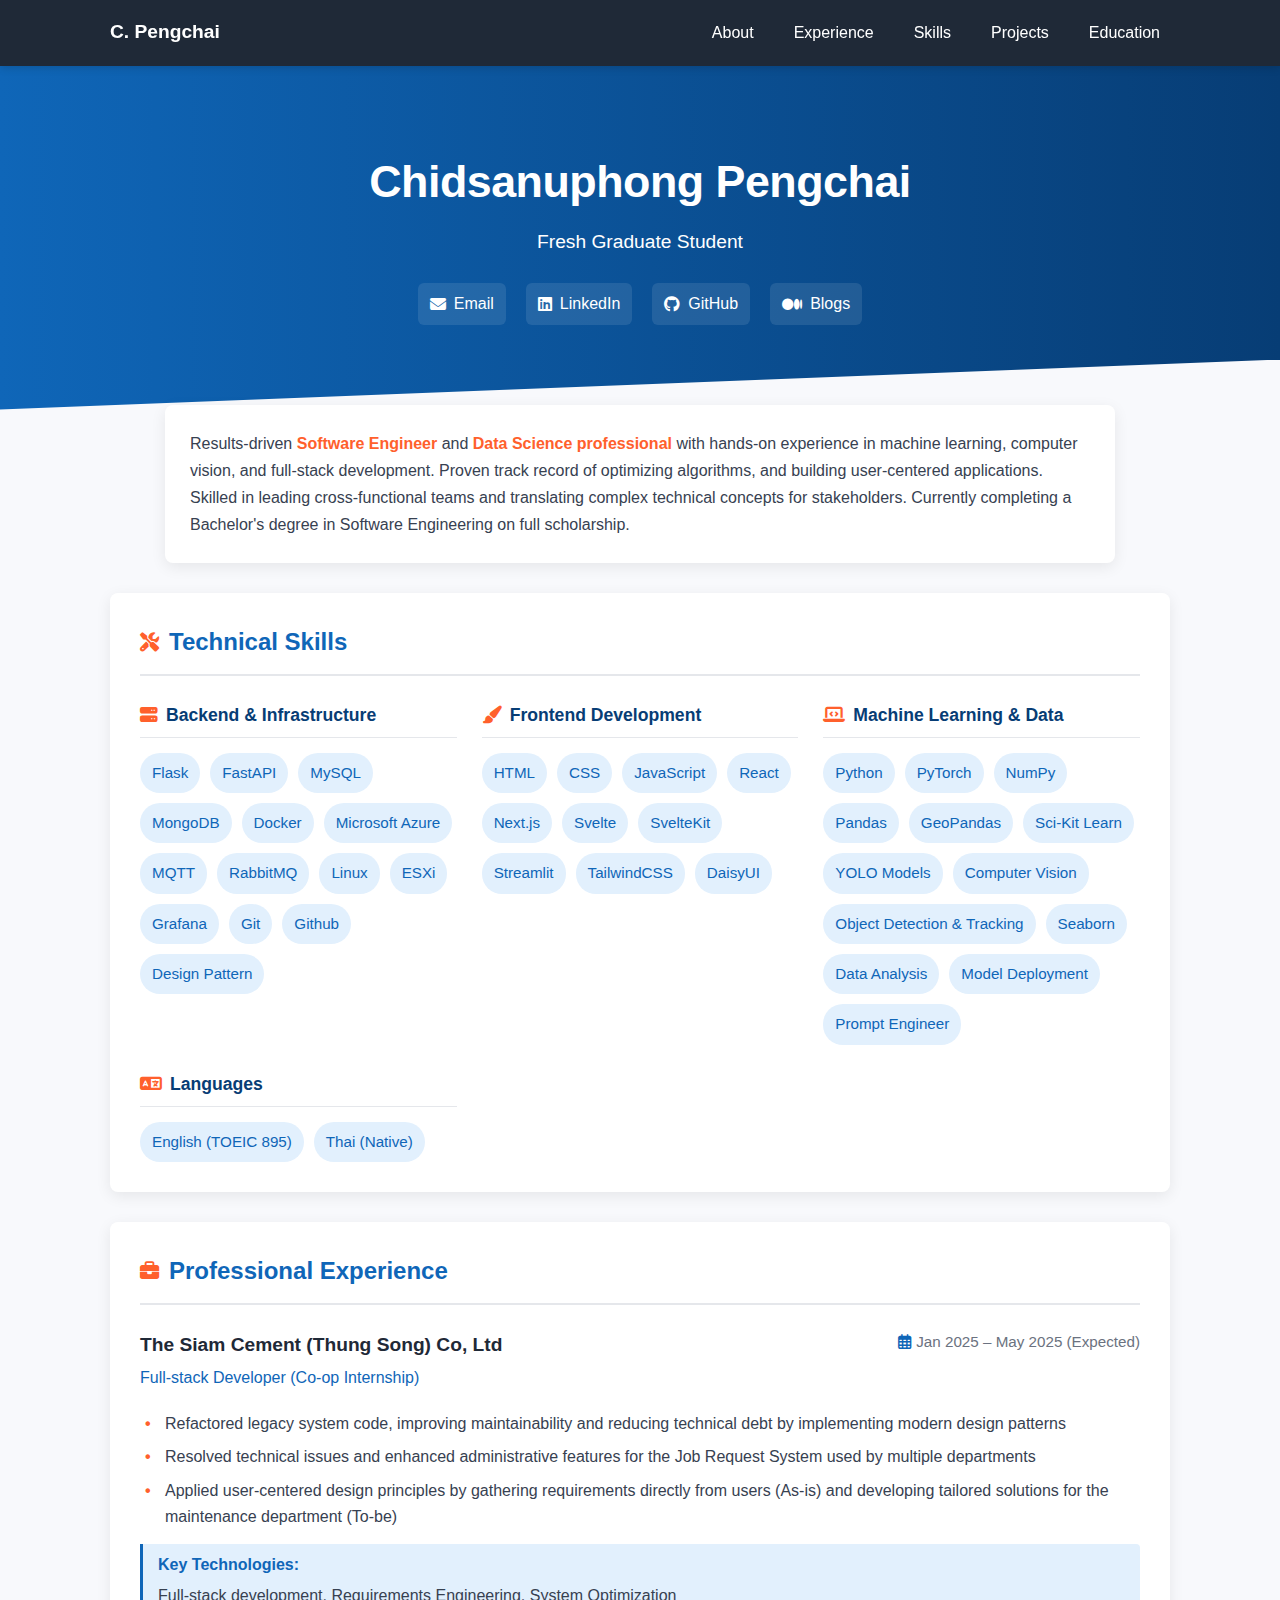
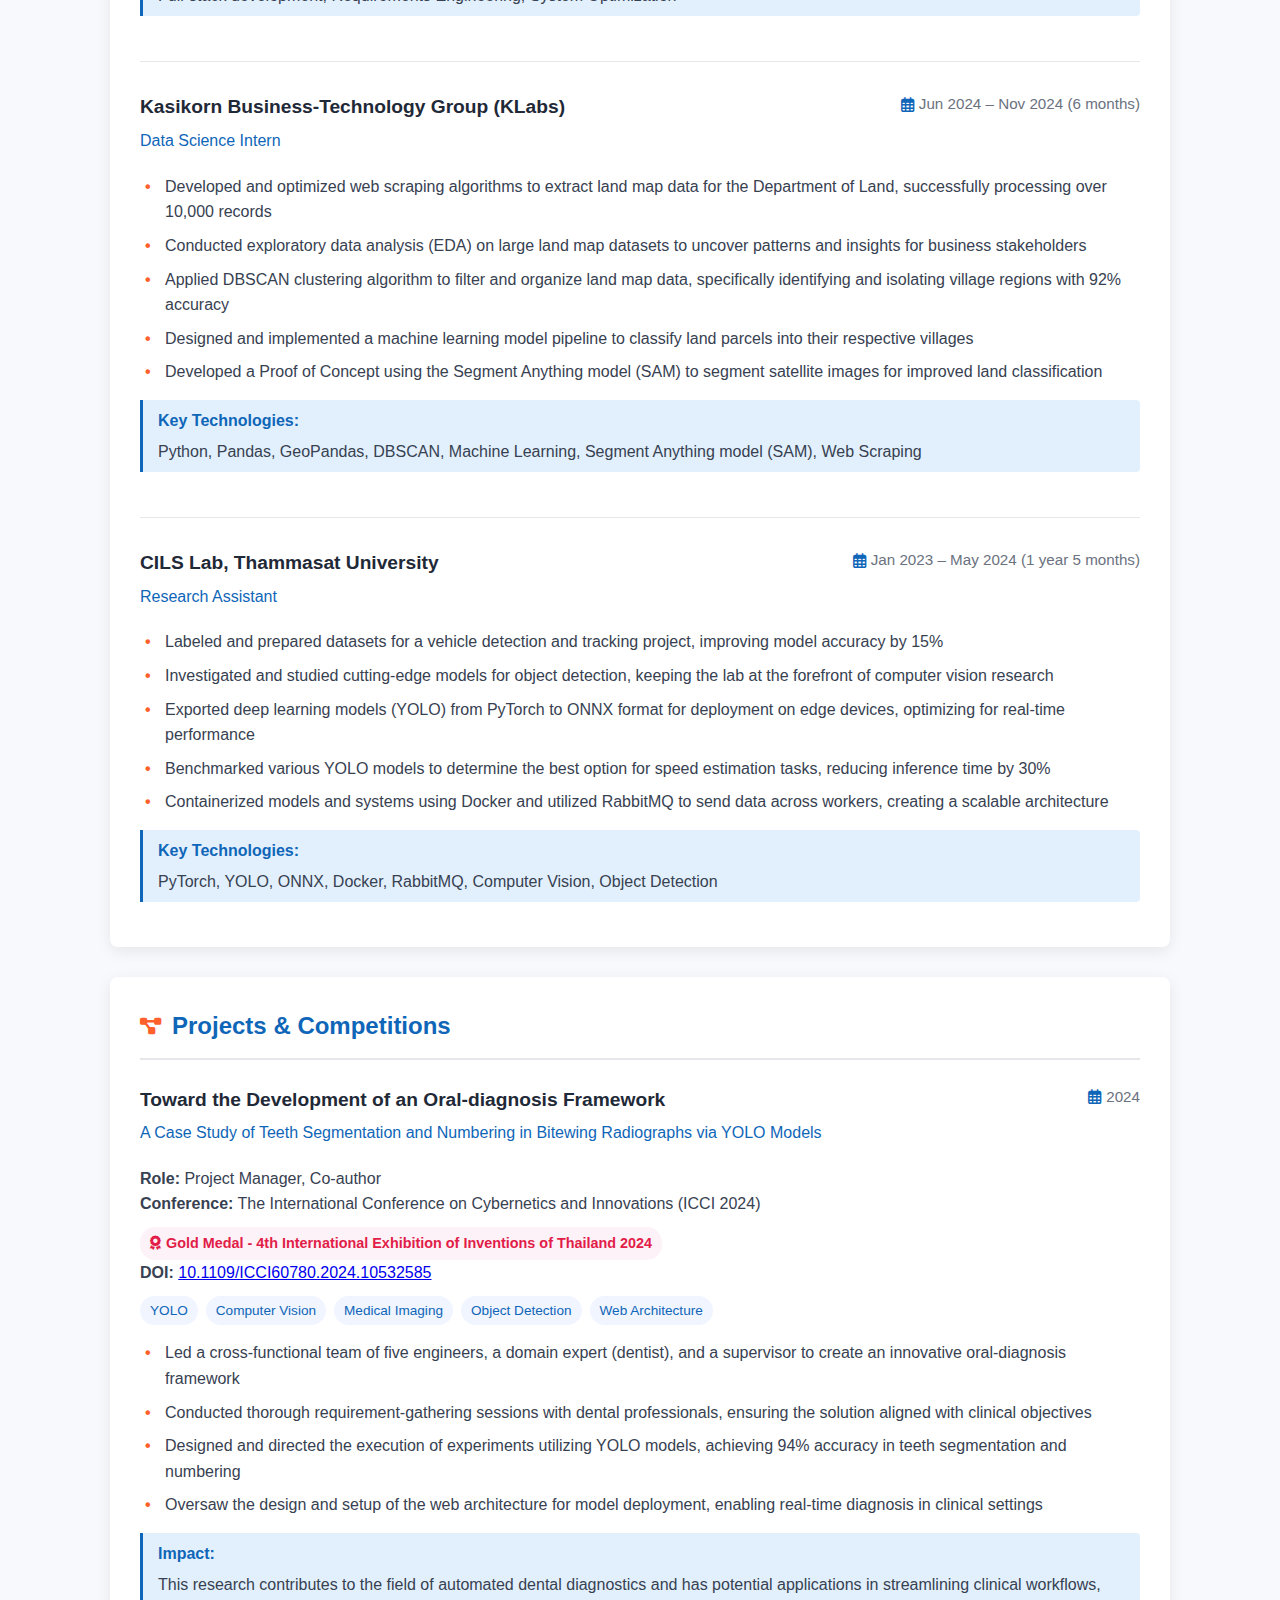
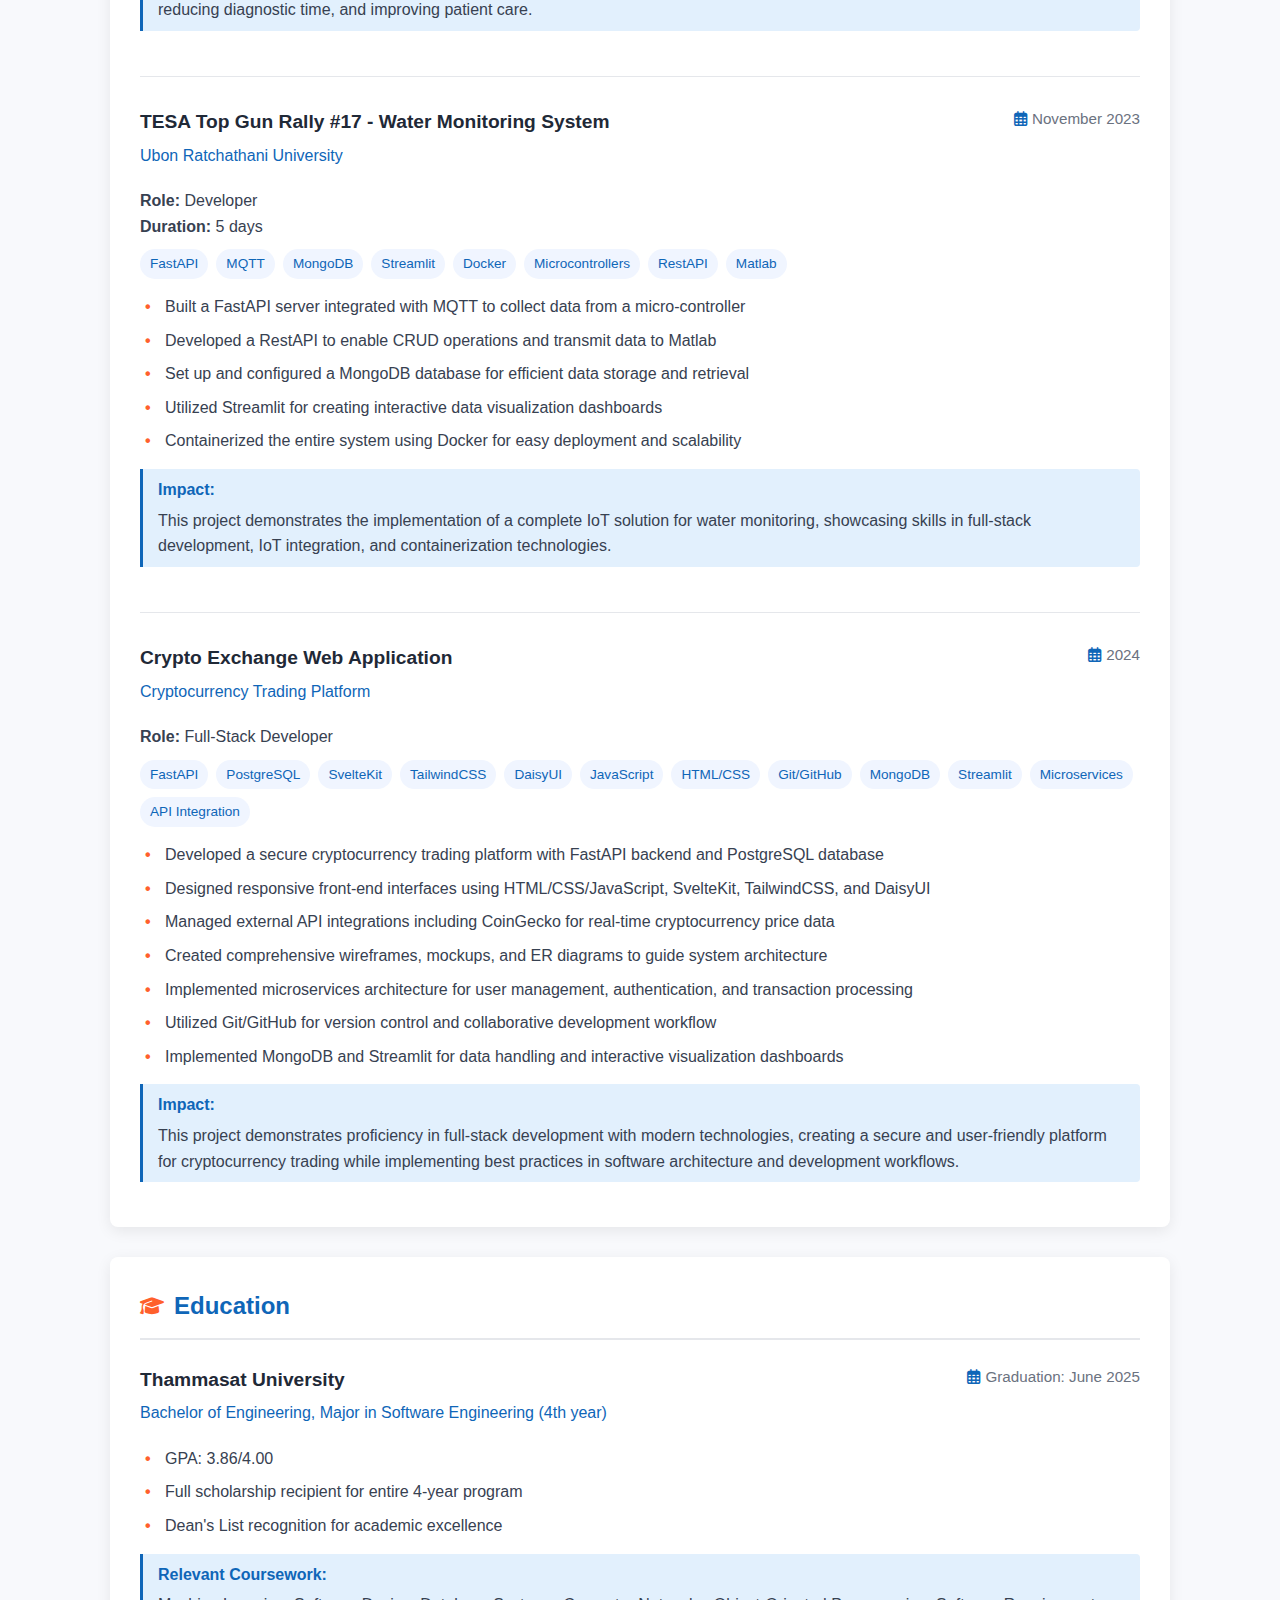
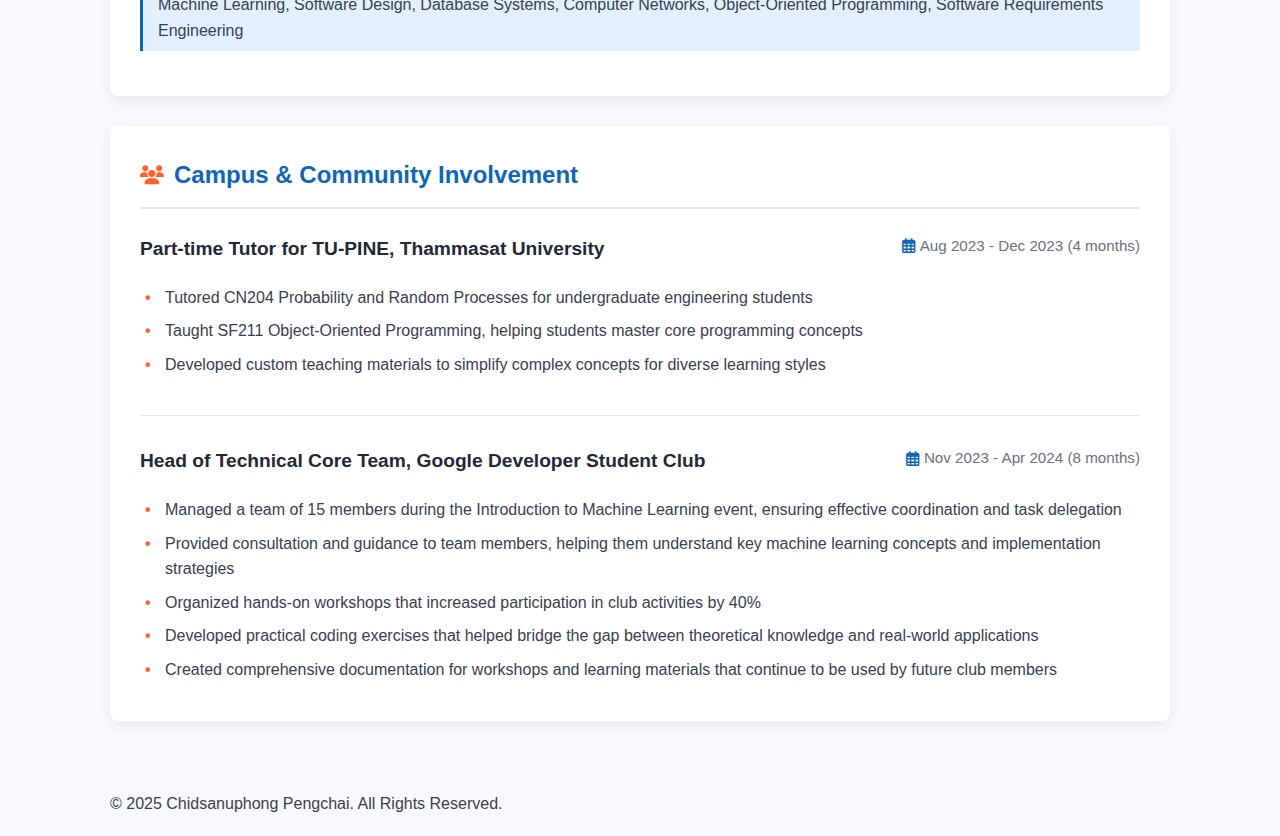
<file: index.html>
<!DOCTYPE html>
<html lang="en">
    <head>
        <meta charset="UTF-8" />
        <meta name="viewport" content="width=device-width, initial-scale=1.0" />
        <meta
            name="description"
            content="Chidsanuphong Pengchai - Software Engineer and Data Science professional with experience in machine learning, computer vision, and full-stack development"
        />
        <meta
            name="keywords"
            content="Software Engineer, Data Science, Machine Learning, YOLO, Python, Thailand, Thammasat University"
        />
        <title>
            Chidsanuphong Pengchai | Software Engineer & Data Scientist
        </title>
        <link
            href="https://cdnjs.cloudflare.com/ajax/libs/font-awesome/6.4.0/css/all.min.css"
            rel="stylesheet"
        />
        <style>
            :root {
                --primary-color: #0f66b8;
                --secondary-color: #073d75;
                --accent-color: #ff602c;
                --light-color: #f8f9fc;
                --dark-color: #1f2937;
                --text-color: #374151;
                --border-color: #e5e7eb;
                --highlight-bg: #e2f0fd;
            }

            * {
                margin: 0;
                padding: 0;
                box-sizing: border-box;
                font-family: "Segoe UI", Tahoma, Geneva, Verdana, sans-serif;
            }

            body {
                background-color: var(--light-color);
                color: var(--text-color);
                line-height: 1.6;
            }

            .container {
                max-width: 1100px;
                margin: 0 auto;
                padding: 20px;
            }

            /* Navigation */
            nav {
                background-color: var(--dark-color);
                position: sticky;
                top: 0;
                z-index: 100;
                box-shadow: 0 2px 8px rgba(0, 0, 0, 0.15);
            }

            .nav-container {
                display: flex;
                justify-content: space-between;
                align-items: center;
                padding: 15px 20px;
                max-width: 1100px;
                margin: 0 auto;
            }

            .nav-links {
                display: flex;
                gap: 20px;
            }

            .nav-links a {
                color: white;
                text-decoration: none;
                font-weight: 500;
                padding: 5px 10px;
                border-radius: 4px;
                transition: background-color 0.3s;
            }

            .nav-links a:hover {
                background-color: rgba(255, 255, 255, 0.1);
            }

            .nav-name {
                color: white;
                font-weight: bold;
                font-size: 1.2rem;
            }

            /* Header */
            header {
                background: linear-gradient(
                    to right,
                    var(--primary-color),
                    var(--secondary-color)
                );
                color: white;
                padding: 60px 0 40px;
                text-align: center;
                position: relative;
            }

            header::after {
                content: "";
                position: absolute;
                bottom: 0;
                left: 0;
                right: 0;
                height: 50px;
                background: linear-gradient(
                    to right bottom,
                    transparent 49%,
                    var(--light-color) 50%
                );
            }

            .profile-info {
                margin-bottom: 25px;
            }

            .profile-info h1 {
                font-size: 2.8rem;
                margin-bottom: 10px;
                letter-spacing: -0.5px;
            }

            .profile-tagline {
                font-size: 1.2rem;
                margin-bottom: 20px;
                font-weight: 300;
            }

            .contact-links {
                display: flex;
                justify-content: center;
                flex-wrap: wrap;
                gap: 20px;
                margin-top: 25px;
            }

            .contact-links a {
                color: white;
                text-decoration: none;
                display: flex;
                align-items: center;
                gap: 8px;
                transition: all 0.3s;
                background-color: rgba(255, 255, 255, 0.1);
                padding: 8px 12px;
                border-radius: 6px;
            }

            .contact-links a:hover {
                transform: translateY(-3px);
                background-color: rgba(255, 255, 255, 0.2);
                box-shadow: 0 4px 8px rgba(0, 0, 0, 0.1);
            }

            /* Profile Summary */
            .profile-summary {
                background-color: white;
                border-radius: 8px;
                box-shadow: 0 4px 15px rgba(0, 0, 0, 0.08);
                padding: 25px;
                margin: -25px auto 30px;
                position: relative;
                z-index: 10;
                max-width: 950px;
                line-height: 1.7;
            }

            .highlight {
                color: var(--accent-color);
                font-weight: 600;
            }

            /* Main sections */
            section {
                background-color: white;
                border-radius: 8px;
                box-shadow: 0 4px 15px rgba(0, 0, 0, 0.08);
                padding: 30px;
                margin: 30px 0;
            }

            h2 {
                color: var(--primary-color);
                border-bottom: 2px solid var(--border-color);
                padding-bottom: 12px;
                margin-bottom: 25px;
                font-size: 1.5rem;
                display: flex;
                align-items: center;
                gap: 10px;
            }

            h2 i {
                color: var(--accent-color);
                font-size: 1.2rem;
            }

            .education-item,
            .experience-item,
            .project-item,
            .involvement-item {
                margin-bottom: 30px;
                padding-bottom: 30px;
                border-bottom: 1px solid var(--border-color);
            }

            .education-item:last-child,
            .experience-item:last-child,
            .project-item:last-child,
            .involvement-item:last-child {
                margin-bottom: 0;
                padding-bottom: 0;
                border-bottom: none;
            }

            .education-header,
            .experience-header,
            .project-header,
            .involvement-header {
                display: flex;
                justify-content: space-between;
                align-items: flex-start;
                margin-bottom: 15px;
                flex-wrap: wrap;
                gap: 15px;
            }

            .institution,
            .company,
            .project-title,
            .role {
                font-weight: bold;
                font-size: 1.2rem;
                color: var(--dark-color);
                margin-bottom: 5px;
                width: 100%;
            }

            .institution-details,
            .company-details,
            .project-details,
            .role-details {
                flex: 1;
                min-width: 280px;
            }

            .position {
                color: var(--primary-color);
                font-weight: 500;
                margin-bottom: 5px;
            }

            .duration {
                color: #6b7280;
                font-size: 0.95rem;
                margin-bottom: 5px;
                display: flex;
                align-items: center;
                gap: 5px;
            }

            .duration i {
                color: var(--primary-color);
            }

            .achievements {
                margin-top: 15px;
            }

            ul {
                list-style-type: none;
                margin-left: 5px;
            }

            ul li {
                margin-bottom: 8px;
                position: relative;
                padding-left: 20px;
            }

            ul li::before {
                content: "•";
                color: var(--accent-color);
                font-weight: bold;
                position: absolute;
                left: 0;
            }

            .key-achievement {
                background-color: var(--highlight-bg);
                border-left: 3px solid var(--primary-color);
                padding: 8px 15px;
                margin: 15px 0;
                border-radius: 0 4px 4px 0;
            }

            .key-achievement-title {
                font-weight: 600;
                color: var(--primary-color);
                display: block;
                margin-bottom: 5px;
            }

            /* Skills section */
            .skills-container {
                display: grid;
                grid-template-columns: repeat(auto-fill, minmax(300px, 1fr));
                gap: 25px;
            }

            .skill-category {
                flex: 1;
            }

            .skill-category h3 {
                color: var(--secondary-color);
                margin-bottom: 15px;
                padding-bottom: 8px;
                border-bottom: 1px solid var(--border-color);
                font-size: 1.1rem;
                display: flex;
                align-items: center;
                gap: 8px;
            }

            .skill-category h3 i {
                color: var(--accent-color);
            }

            .skill-list {
                display: flex;
                flex-wrap: wrap;
                gap: 10px;
            }

            .skill-item {
                background-color: var(--highlight-bg);
                color: var(--primary-color);
                padding: 8px 12px;
                border-radius: 20px;
                font-size: 0.95rem;
                transition: all 0.2s;
            }

            .skill-item:hover {
                background-color: var(--primary-color);
                color: white;
                transform: translateY(-2px);
            }

            /* Project highlights */
            .project-tech {
                display: flex;
                flex-wrap: wrap;
                gap: 8px;
                margin: 10px 0;
            }

            .project-tech span {
                background-color: #f0f5ff;
                color: var(--primary-color);
                padding: 4px 10px;
                border-radius: 15px;
                font-size: 0.85rem;
            }

            .award-badge {
                display: inline-flex;
                align-items: center;
                background-color: #fdf2f8;
                color: #e11d48;
                padding: 5px 10px;
                border-radius: 15px;
                font-size: 0.9rem;
                font-weight: 600;
                margin-top: 10px;
                gap: 5px;
            }

            /* Print friendly */
            @media print {
                body {
                    background-color: white;
                }

                nav {
                    display: none;
                }

                header {
                    background: white;
                    color: black;
                    padding: 20px 0;
                    text-align: left;
                }

                header::after {
                    display: none;
                }

                .contact-links a {
                    color: var(--primary-color);
                    background: none;
                    padding: 0;
                }

                section {
                    box-shadow: none;
                    margin: 20px 0;
                    padding: 15px 0;
                    page-break-inside: avoid;
                }

                .profile-summary {
                    box-shadow: none;
                    border: 1px solid #ddd;
                }

                .skill-item:hover {
                    transform: none;
                    background-color: var(--highlight-bg);
                    color: var(--primary-color);
                }
            }

            /* Responsive */
            @media (max-width: 768px) {
                .nav-links {
                    gap: 10px;
                }

                .education-header,
                .experience-header,
                .project-header,
                .involvement-header {
                    flex-direction: column;
                    gap: 5px;
                }

                .duration {
                    margin-top: 5px;
                    width: 100%;
                }

                .company-details,
                .institution-details,
                .project-details,
                .role-details {
                    width: 100%;
                }

                .skills-container {
                    grid-template-columns: 1fr;
                }

                .profile-info h1 {
                    font-size: 2.2rem;
                }

                .profile-tagline {
                    font-size: 1.1rem;
                }

                .nav-container {
                    flex-direction: column;
                    padding: 10px;
                }

                .nav-name {
                    margin-bottom: 10px;
                }
            }
        </style>
    </head>
    <body>
        <nav>
            <div class="nav-container">
                <div class="nav-name">C. Pengchai</div>
                <div class="nav-links">
                    <a href="#about">About</a>
                    <a href="#experience">Experience</a>
                    <a href="#skills">Skills</a>
                    <a href="#projects">Projects</a>
                    <a href="#education">Education</a>
                </div>
            </div>
        </nav>

        <header>
            <div class="container">
                <div class="profile-info">
                    <h1>Chidsanuphong Pengchai</h1>
                    <p class="profile-tagline">
                        Fresh Graduate Student
                    </p>
                    <div class="contact-links">
                        <a href="mailto:Chidsanuphong3@gmail.com"
                            ><i class="fas fa-envelope"></i> Email</a
                        >
                        <a
                            href="https://www.linkedin.com/in/chidsanuphong-pengchai/"
                            target="_blank"
                            ><i class="fab fa-linkedin"></i> LinkedIn</a
                        >
                        <a href="https://github.com/pcismyname" target="_blank"
                            ><i class="fab fa-github"></i> GitHub</a
                        >
                        <a href="https://medium.com/@c.pengchai" target="_blank"
                            ><i class="fab fa-medium"></i> Blogs</a
                        >
                    </div>
                </div>
            </div>
        </header>

        <div class="container">
            <section class="profile-summary" id="about">
                <p>
                    Results-driven
                    <span class="highlight">Software Engineer</span> and
                    <span class="highlight">Data Science professional</span>
                    with hands-on experience in machine learning, computer
                    vision, and full-stack development. Proven track record of
                    optimizing algorithms, and building
                    user-centered applications. Skilled in leading
                    cross-functional teams and translating complex technical
                    concepts for stakeholders. Currently completing a Bachelor's
                    degree in Software Engineering on full scholarship.
                </p>
            </section>

            <section id="skills">
                <h2><i class="fas fa-tools"></i> Technical Skills</h2>
                <div class="skills-container">
                    <div class="skill-category">
                        <h3>
                            <i class="fas fa-server"></i> Backend &
                            Infrastructure
                        </h3>
                        <div class="skill-list">
                            <span class="skill-item">Flask</span>
                            <span class="skill-item">FastAPI</span>
                            <span class="skill-item">MySQL</span>
                            <span class="skill-item">MongoDB</span>
                            <span class="skill-item">Docker</span>
                            <span class="skill-item">Microsoft Azure</span>
                            <span class="skill-item">MQTT</span>
                            <span class="skill-item">RabbitMQ</span>
                            <span class="skill-item">Linux</span>
                            <span class="skill-item">ESXi</span>
                            <span class="skill-item">Grafana</span>
                            <span class="skill-item">Git</span>
                            <span class="skill-item">Github</span>
                            <span class="skill-item">Design Pattern</span>

                        </div>
                    </div>

                    <div class="skill-category">
                        <h3>
                            <i class="fas fa-paint-brush"></i> Frontend
                            Development
                        </h3>
                        <div class="skill-list">
                            <span class="skill-item">HTML</span>
                            <span class="skill-item">CSS</span>
                            <span class="skill-item">JavaScript</span>
                            <span class="skill-item">React</span>
                            <span class="skill-item">Next.js</span>
                            <span class="skill-item">Svelte</span>
                            <span class="skill-item">SvelteKit</span>
                            <span class="skill-item">Streamlit</span>
                            <span class="skill-item">TailwindCSS</span>
                            <span class="skill-item">DaisyUI</span>

                        </div>
                    </div>

                    <div class="skill-category">
                        <h3>
                            <i class="fas fa-laptop-code"></i> Machine Learning
                            & Data
                        </h3>
                        <div class="skill-list">
                            <span class="skill-item">Python</span>
                            <span class="skill-item">PyTorch</span>
                            <span class="skill-item">NumPy</span>
                            <span class="skill-item">Pandas</span>
                            <span class="skill-item">GeoPandas</span>
                            <span class="skill-item">Sci-Kit Learn</span>
                            <span class="skill-item">YOLO Models</span>
                            <span class="skill-item">Computer Vision</span>
                            <span class="skill-item"
                                >Object Detection & Tracking</span
                            >
                            <span class="skill-item">Seaborn</span>
                            <span class="skill-item">Data Analysis</span>
                            <span class="skill-item">Model Deployment</span>
                            <span class="skill-item">Prompt Engineer</span>
                        </div>
                    </div>

                    <div class="skill-category">
                        <h3><i class="fas fa-language"></i> Languages</h3>
                        <div class="skill-list">
                            <span class="skill-item">English (TOEIC 895)</span>
                            <span class="skill-item">Thai (Native)</span>
                        </div>
                    </div>
                </div>
            </section>

            <section id="experience">
                <h2>
                    <i class="fas fa-briefcase"></i> Professional Experience
                </h2>

                <div class="experience-item">
                    <div class="experience-header">
                        <div class="company-details">
                            <div class="company">
                                The Siam Cement (Thung Song) Co, Ltd
                            </div>
                            <div class="position">
                                Full-stack Developer (Co-op Internship)
                            </div>
                        </div>
                        <div class="duration">
                            <i class="far fa-calendar-alt"></i> Jan 2025 – May
                            2025 (Expected)
                        </div>
                    </div>
                    <div class="achievements">
                        <ul>
                            <li>
                                Refactored legacy system code, improving
                                maintainability and reducing technical debt by
                                implementing modern design patterns
                            </li>
                            <li>
                                Resolved technical issues and enhanced
                                administrative features for the Job Request
                                System used by multiple departments
                            </li>
                            <li>
                                Applied user-centered design principles by
                                gathering requirements directly from users
                                (As-is) and developing tailored solutions for
                                the maintenance department (To-be)
                            </li>
                        </ul>
                        <div class="key-achievement">
                            <span class="key-achievement-title"
                                >Key Technologies:</span
                            >
                            Full-stack development, Requirements Engineering,
                            System Optimization
                        </div>
                    </div>
                </div>

                <div class="experience-item">
                    <div class="experience-header">
                        <div class="company-details">
                            <div class="company">
                                Kasikorn Business-Technology Group (KLabs)
                            </div>
                            <div class="position">Data Science Intern</div>
                        </div>
                        <div class="duration">
                            <i class="far fa-calendar-alt"></i> Jun 2024 – Nov
                            2024 (6 months)
                        </div>
                    </div>
                    <div class="achievements">
                        <ul>
                            <li>
                                Developed and optimized web scraping algorithms
                                to extract land map data for the Department of
                                Land, successfully processing over 10,000
                                records
                            </li>
                            <li>
                                Conducted exploratory data analysis (EDA) on
                                large land map datasets to uncover patterns and
                                insights for business stakeholders
                            </li>
                            <li>
                                Applied DBSCAN clustering algorithm to filter
                                and organize land map data, specifically
                                identifying and isolating village regions with
                                92% accuracy
                            </li>
                            <li>
                                Designed and implemented a machine learning
                                model pipeline to classify land parcels into
                                their respective villages
                            </li>
                            <li>
                                Developed a Proof of Concept using the Segment
                                Anything model (SAM) to segment satellite images
                                for improved land classification
                            </li>
                        </ul>
                        <div class="key-achievement">
                            <span class="key-achievement-title"
                                >Key Technologies:</span
                            >
                            Python, Pandas, GeoPandas, DBSCAN, Machine Learning,
                            Segment Anything model (SAM), Web Scraping
                        </div>
                    </div>
                </div>

                <div class="experience-item">
                    <div class="experience-header">
                        <div class="company-details">
                            <div class="company">
                                CILS Lab, Thammasat University
                            </div>
                            <div class="position">Research Assistant</div>
                        </div>
                        <div class="duration">
                            <i class="far fa-calendar-alt"></i> Jan 2023 – May
                            2024 (1 year 5 months)
                        </div>
                    </div>
                    <div class="achievements">
                        <ul>
                            <li>
                                Labeled and prepared datasets for a vehicle
                                detection and tracking project, improving model
                                accuracy by 15%
                            </li>
                            <li>
                                Investigated and studied cutting-edge models for
                                object detection, keeping the lab at the
                                forefront of computer vision research
                            </li>
                            <li>
                                Exported deep learning models (YOLO) from
                                PyTorch to ONNX format for deployment on edge
                                devices, optimizing for real-time performance
                            </li>
                            <li>
                                Benchmarked various YOLO models to determine the
                                best option for speed estimation tasks, reducing
                                inference time by 30%
                            </li>
                            <li>
                                Containerized models and systems using Docker
                                and utilized RabbitMQ to send data across
                                workers, creating a scalable architecture
                            </li>
                        </ul>
                        <div class="key-achievement">
                            <span class="key-achievement-title"
                                >Key Technologies:</span
                            >
                            PyTorch, YOLO, ONNX, Docker, RabbitMQ, Computer
                            Vision, Object Detection
                        </div>
                    </div>
                </div>
            </section>

            <section id="projects">
                <h2>
                    <i class="fas fa-project-diagram"></i> Projects &
                    Competitions
                </h2>

                <div class="project-item">
                    <div class="project-header">
                        <div class="project-details">
                            <div class="project-title">
                                Toward the Development of an Oral-diagnosis
                                Framework
                            </div>
                            <div class="position">
                                A Case Study of Teeth Segmentation and Numbering
                                in Bitewing Radiographs via YOLO Models
                            </div>
                        </div>
                        <div class="duration">
                            <i class="far fa-calendar-alt"></i> 2024
                        </div>
                    </div>
                    <p><strong>Role:</strong> Project Manager, Co-author</p>
                    <p>
                        <strong>Conference:</strong> The International
                        Conference on Cybernetics and Innovations (ICCI 2024)
                    </p>
                    <div class="award-badge">
                        <i class="fas fa-award"></i> Gold Medal - 4th
                        International Exhibition of Inventions of Thailand 2024
                    </div>
                    <p>
                        <strong>DOI:</strong>
                        <a
                            href="https://doi.org/10.1109/ICCI60780.2024.10532585"
                            target="_blank"
                            >10.1109/ICCI60780.2024.10532585</a
                        >
                    </p>

                    <div class="project-tech">
                        <span>YOLO</span>
                        <span>Computer Vision</span>
                        <span>Medical Imaging</span>
                        <span>Object Detection</span>
                        <span>Web Architecture</span>
                    </div>

                    <div class="achievements">
                        <ul>
                            <li>
                                Led a cross-functional team of five engineers, a
                                domain expert (dentist), and a supervisor to
                                create an innovative oral-diagnosis framework
                            </li>
                            <li>
                                Conducted thorough requirement-gathering
                                sessions with dental professionals, ensuring the
                                solution aligned with clinical objectives
                            </li>
                            <li>
                                Designed and directed the execution of
                                experiments utilizing YOLO models, achieving 94%
                                accuracy in teeth segmentation and numbering
                            </li>
                            <li>
                                Oversaw the design and setup of the web
                                architecture for model deployment, enabling
                                real-time diagnosis in clinical settings
                            </li>
                        </ul>
                        <div class="key-achievement">
                            <span class="key-achievement-title">Impact:</span>
                            This research contributes to the field of automated
                            dental diagnostics and has potential applications in
                            streamlining clinical workflows, reducing diagnostic
                            time, and improving patient care.
                        </div>
                    </div>
                </div>

                <div class="project-item">
                    <div class="project-header">
                        <div class="project-details">
                            <div class="project-title">
                                TESA Top Gun Rally #17 - Water Monitoring System
                            </div>
                            <div class="position">
                                Ubon Ratchathani University
                            </div>
                        </div>
                        <div class="duration">
                            <i class="far fa-calendar-alt"></i> November 2023
                        </div>
                    </div>
                    <p><strong>Role:</strong> Developer</p>
                    <p><strong>Duration:</strong> 5 days</p>

                    <div class="project-tech">
                        <span>FastAPI</span>
                        <span>MQTT</span>
                        <span>MongoDB</span>
                        <span>Streamlit</span>
                        <span>Docker</span>
                        <span>Microcontrollers</span>
                        <span>RestAPI</span>
                        <span>Matlab</span>
                    </div>

                    <div class="achievements">
                        <ul>
                            <li>
                                Built a FastAPI server integrated with MQTT to
                                collect data from a micro-controller
                            </li>
                            <li>
                                Developed a RestAPI to enable CRUD operations
                                and transmit data to Matlab
                            </li>
                            <li>
                                Set up and configured a MongoDB database for
                                efficient data storage and retrieval
                            </li>
                            <li>
                                Utilized Streamlit for creating interactive data
                                visualization dashboards
                            </li>
                            <li>
                                Containerized the entire system using Docker for
                                easy deployment and scalability
                            </li>
                        </ul>
                        <div class="key-achievement">
                            <span class="key-achievement-title">Impact:</span>
                            This project demonstrates the implementation of a
                            complete IoT solution for water monitoring,
                            showcasing skills in full-stack development, IoT
                            integration, and containerization technologies.
                        </div>
                    </div>
                </div>
                <div class="project-item">
                    <div class="project-header">
                        <div class="project-details">
                            <div class="project-title">
                                Crypto Exchange Web Application
                            </div>
                            <div class="position">
                                Cryptocurrency Trading Platform
                            </div>
                        </div>
                        <div class="duration">
                            <i class="far fa-calendar-alt"></i> 2024
                        </div>
                    </div>
                    <p><strong>Role:</strong> Full-Stack Developer</p>

                    <div class="project-tech">
                        <span>FastAPI</span>
                        <span>PostgreSQL</span>
                        <span>SvelteKit</span>
                        <span>TailwindCSS</span>
                        <span>DaisyUI</span>
                        <span>JavaScript</span>
                        <span>HTML/CSS</span>
                        <span>Git/GitHub</span>
                        <span>MongoDB</span>
                        <span>Streamlit</span>
                        <span>Microservices</span>
                        <span>API Integration</span>
                    </div>

                    <div class="achievements">
                        <ul>
                            <li>
                                Developed a secure cryptocurrency trading
                                platform with FastAPI backend and PostgreSQL
                                database
                            </li>
                            <li>
                                Designed responsive front-end interfaces using
                                HTML/CSS/JavaScript, SvelteKit, TailwindCSS, and
                                DaisyUI
                            </li>
                            <li>
                                Managed external API integrations including
                                CoinGecko for real-time cryptocurrency price
                                data
                            </li>
                            <li>
                                Created comprehensive wireframes, mockups, and
                                ER diagrams to guide system architecture
                            </li>
                            <li>
                                Implemented microservices architecture for user
                                management, authentication, and transaction
                                processing
                            </li>
                            <li>
                                Utilized Git/GitHub for version control and
                                collaborative development workflow
                            </li>
                            <li>
                                Implemented MongoDB and Streamlit for data
                                handling and interactive visualization
                                dashboards
                            </li>
                        </ul>
                        <div class="key-achievement">
                            <span class="key-achievement-title">Impact:</span>
                            This project demonstrates proficiency in full-stack
                            development with modern technologies, creating a
                            secure and user-friendly platform for cryptocurrency
                            trading while implementing best practices in
                            software architecture and development workflows.
                        </div>
                    </div>
                </div>
            </section>

            <section id="education">
                <h2><i class="fas fa-graduation-cap"></i> Education</h2>
                <div class="education-item">
                    <div class="education-header">
                        <div class="institution-details">
                            <div class="institution">Thammasat University</div>
                            <div class="position">
                                Bachelor of Engineering, Major in Software
                                Engineering (4th year)
                            </div>
                        </div>
                        <div class="duration">
                            <i class="far fa-calendar-alt"></i> Graduation: June
                            2025
                        </div>
                    </div>
                    <div class="achievements">
                        <ul>
                            <li>GPA: 3.86/4.00</li>
                            <li>
                                Full scholarship recipient for entire 4-year
                                program
                            </li>
                            <li>
                                Dean's List recognition for academic excellence
                            </li>
                        </ul>
                        <div class="key-achievement">
                            <span class="key-achievement-title"
                                >Relevant Coursework:</span
                            >
                            Machine Learning, Software Design, Database Systems,
                            Computer Networks, Object-Oriented Programming,
                            Software Requirements Engineering
                        </div>
                    </div>
                </div>
            </section>

            <section id="involvement">
                <h2>
                    <i class="fas fa-users"></i> Campus & Community Involvement
                </h2>

                <div class="involvement-item">
                    <div class="involvement-header">
                        <div class="role-details">
                            <div class="role">
                                Part-time Tutor for TU-PINE, Thammasat
                                University
                            </div>
                        </div>
                        <div class="duration">
                            <i class="far fa-calendar-alt"></i> Aug 2023 - Dec
                            2023 (4 months)
                        </div>
                    </div>
                    <div class="achievements">
                        <ul>
                            <li>
                                Tutored CN204 Probability and Random Processes
                                for undergraduate engineering students
                            </li>
                            <li>
                                Taught SF211 Object-Oriented Programming,
                                helping students master core programming
                                concepts
                            </li>
                            <li>
                                Developed custom teaching materials to simplify
                                complex concepts for diverse learning styles
                            </li>
                        </ul>
                    </div>
                </div>

                <div class="involvement-item">
                    <div class="involvement-header">
                        <div class="role-details">
                            <div class="role">
                                Head of Technical Core Team, Google Developer
                                Student Club
                            </div>
                        </div>
                        <div class="duration">
                            <i class="far fa-calendar-alt"></i> Nov 2023 - Apr
                            2024 (8 months)
                        </div>
                    </div>
                    <div class="achievements">
                        <ul>
                            <li>
                                Managed a team of 15 members during the
                                Introduction to Machine Learning event, ensuring
                                effective coordination and task delegation
                            </li>
                            <li>
                                Provided consultation and guidance to team
                                members, helping them understand key machine
                                learning concepts and implementation strategies
                            </li>
                            <li>
                                Organized hands-on workshops that increased
                                participation in club activities by 40%
                            </li>
                            <li>
                                Developed practical coding exercises that helped
                                bridge the gap between theoretical knowledge and
                                real-world applications
                            </li>
                            <li>
                                Created comprehensive documentation for
                                workshops and learning materials that continue
                                to be used by future club members
                            </li>
                        </ul>
                    </div>
                </div>
            </section>
        </div>
    </body>
    <footer>
        <div class="container">
            <p>&copy; 2025 Chidsanuphong Pengchai. All Rights Reserved.</p>
        </div>
    </footer>

    <script>
        // Add smooth scrolling for navigation links
        document.addEventListener("DOMContentLoaded", function () {
            document.querySelectorAll("nav a").forEach((anchor) => {
                anchor.addEventListener("click", function (e) {
                    e.preventDefault();

                    const targetId = this.getAttribute("href");
                    const targetElement = document.querySelector(targetId);

                    if (targetElement) {
                        window.scrollTo({
                            top: targetElement.offsetTop - 70,
                            behavior: "smooth",
                        });
                    }
                });
            });
        });
    </script>
</html>
</file>
